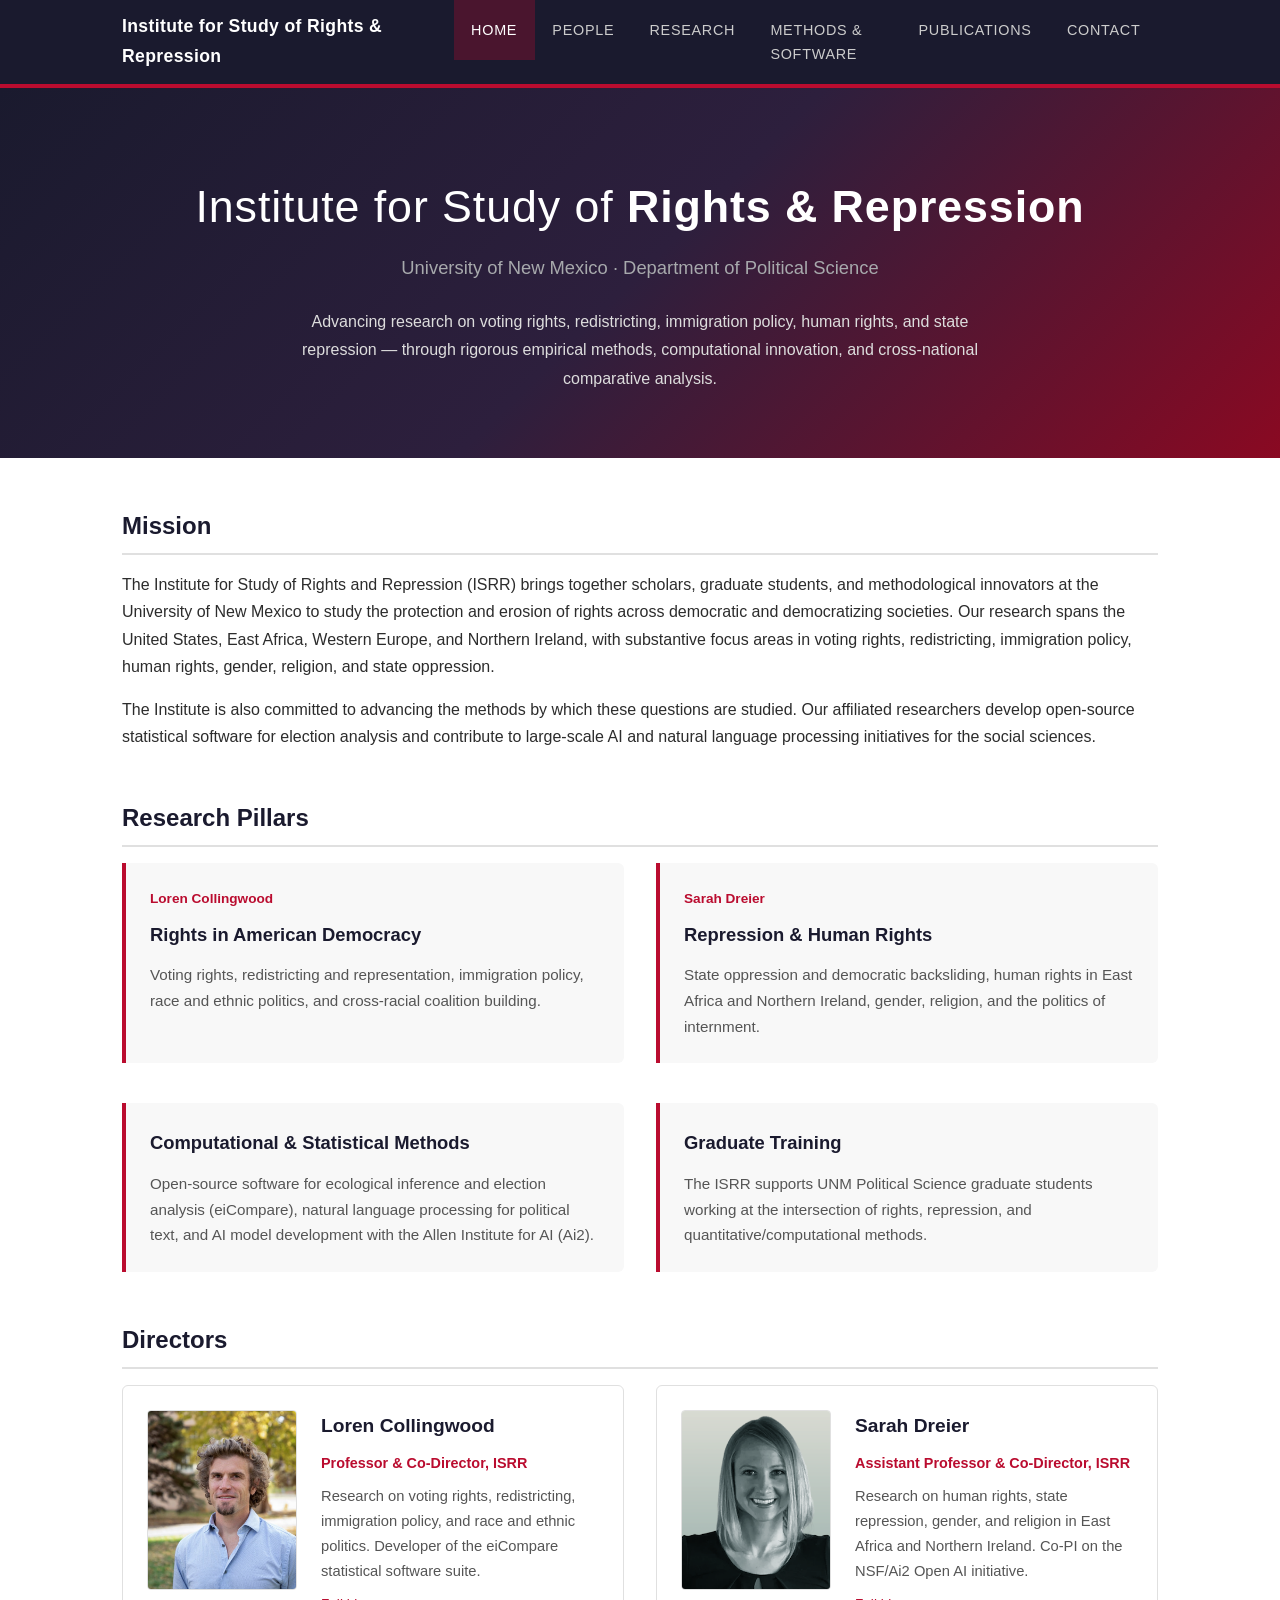
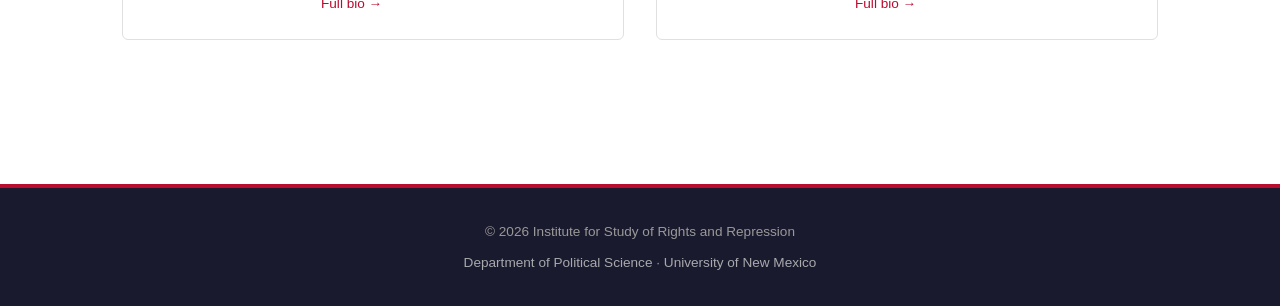
<file: index.html>
<!DOCTYPE html>
<html lang="en">
<head>
  <meta charset="UTF-8">
  <meta name="viewport" content="width=device-width, initial-scale=1.0">
  <title>ISRR | Institute for Study of Rights and Repression</title>
  <link rel="stylesheet" href="css/style.css">
</head>
<body>

<header>
  <div class="header-inner">
    <div class="site-brand">
      <a href="index.html">
        <span class="full-name">Institute for Study of Rights &amp; Repression</span>
        <span class="abbrev">ISRR</span>
      </a>
    </div>
    <button class="menu-toggle" aria-label="Toggle menu" onclick="document.querySelector('nav ul').classList.toggle('open')">&#9776;</button>
    <nav>
      <ul>
        <li><a href="index.html" class="active">Home</a></li>
        <li><a href="people.html">People</a></li>
        <li><a href="research.html">Research</a></li>
        <li><a href="methods.html">Methods &amp; Software</a></li>
        <li><a href="publications.html">Publications</a></li>
        <li><a href="contact.html">Contact</a></li>
      </ul>
    </nav>
  </div>
</header>

<div class="hero">
  <h1>Institute for Study of <strong>Rights &amp; Repression</strong></h1>
  <p class="subtitle">University of New Mexico &middot; Department of Political Science</p>
  <p class="tagline">
    Advancing research on voting rights, redistricting, immigration policy, human rights, and state repression &mdash;
    through rigorous empirical methods, computational innovation, and cross-national comparative analysis.
  </p>
</div>

<div class="page-content">

  <section>
    <h2>Mission</h2>
    <p>
      The Institute for Study of Rights and Repression (ISRR) brings together scholars, graduate students, and
      methodological innovators at the University of New Mexico to study the protection and erosion of rights
      across democratic and democratizing societies. Our research spans the United States, East Africa, Western Europe,
      and Northern Ireland, with substantive focus areas in voting rights, redistricting, immigration policy,
      human rights, gender, religion, and state oppression.
    </p>
    <p style="margin-top: 1rem;">
      The Institute is also committed to advancing the methods by which these questions are studied. Our
      affiliated researchers develop open-source statistical software for election analysis and contribute
      to large-scale AI and natural language processing initiatives for the social sciences.
    </p>
  </section>

  <section>
    <h2>Research Pillars</h2>
    <div class="research-pillars">
      <div class="pillar">
        <div class="lead">Loren Collingwood</div>
        <h3>Rights in American Democracy</h3>
        <p>Voting rights, redistricting and representation, immigration policy, race and ethnic politics, and cross-racial coalition building.</p>
      </div>
      <div class="pillar">
        <div class="lead">Sarah Dreier</div>
        <h3>Repression &amp; Human Rights</h3>
        <p>State oppression and democratic backsliding, human rights in East Africa and Northern Ireland, gender, religion, and the politics of internment.</p>
      </div>
    </div>
    <div class="research-pillars">
      <div class="pillar">
        <h3>Computational &amp; Statistical Methods</h3>
        <p>Open-source software for ecological inference and election analysis (eiCompare), natural language processing for political text, and AI model development with the Allen Institute for AI (Ai2).</p>
      </div>
      <div class="pillar">
        <h3>Graduate Training</h3>
        <p>The ISRR supports UNM Political Science graduate students working at the intersection of rights, repression, and quantitative/computational methods.</p>
      </div>
    </div>
  </section>

  <section>
    <h2>Directors</h2>
    <div class="people-grid">
      <div class="person-card">
        <img src="images/collingwood.jpg" alt="Loren Collingwood" class="person-photo">
        <div class="person-info">
          <h3>Loren Collingwood</h3>
          <div class="title">Professor &amp; Co-Director, ISRR</div>
          <p>Research on voting rights, redistricting, immigration policy, and race and ethnic politics. Developer of the eiCompare statistical software suite.</p>
          <div class="contact"><a href="people.html">Full bio &rarr;</a></div>
        </div>
      </div>
      <div class="person-card">
        <img src="images/dreier.png" alt="Sarah Dreier" class="person-photo">
        <div class="person-info">
          <h3>Sarah Dreier</h3>
          <div class="title">Assistant Professor &amp; Co-Director, ISRR</div>
          <p>Research on human rights, state repression, gender, and religion in East Africa and Northern Ireland. Co-PI on the NSF/Ai2 Open AI initiative.</p>
          <div class="contact"><a href="people.html">Full bio &rarr;</a></div>
        </div>
      </div>
    </div>
  </section>

</div>

<footer>
  <div class="footer-inner">
    <p>&copy; 2026 Institute for Study of Rights and Repression</p>
    <p class="unm-link">
      <a href="https://polisci.unm.edu">Department of Political Science</a> &middot;
      <a href="https://www.unm.edu">University of New Mexico</a>
    </p>
  </div>
</footer>

</body>
</html>
</file>
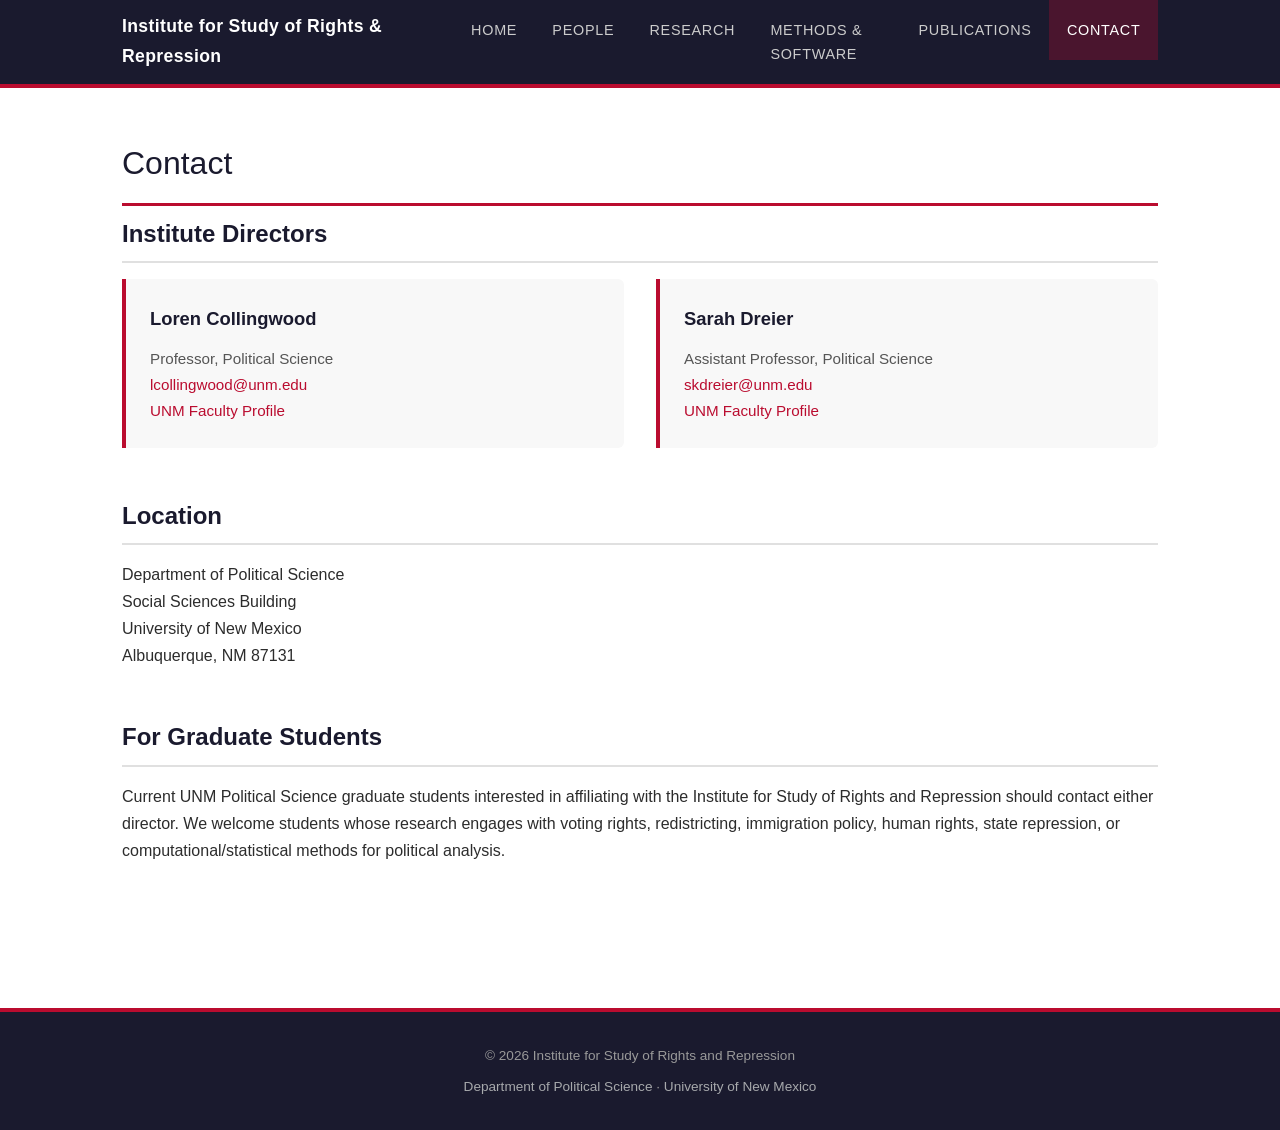
<file: contact.html>
<!DOCTYPE html>
<html lang="en">
<head>
  <meta charset="UTF-8">
  <meta name="viewport" content="width=device-width, initial-scale=1.0">
  <title>Contact | ISRR</title>
  <link rel="stylesheet" href="css/style.css">
</head>
<body>

<header>
  <div class="header-inner">
    <div class="site-brand">
      <a href="index.html">
        <span class="full-name">Institute for Study of Rights &amp; Repression</span>
        <span class="abbrev">ISRR</span>
      </a>
    </div>
    <button class="menu-toggle" aria-label="Toggle menu" onclick="document.querySelector('nav ul').classList.toggle('open')">&#9776;</button>
    <nav>
      <ul>
        <li><a href="index.html">Home</a></li>
        <li><a href="people.html">People</a></li>
        <li><a href="research.html">Research</a></li>
        <li><a href="methods.html">Methods &amp; Software</a></li>
        <li><a href="publications.html">Publications</a></li>
        <li><a href="contact.html" class="active">Contact</a></li>
      </ul>
    </nav>
  </div>
</header>

<div class="page-content">

  <h1 class="page-title">Contact</h1>

  <section>
    <h2>Institute Directors</h2>
    <div class="research-pillars">
      <div class="pillar">
        <h3>Loren Collingwood</h3>
        <p>
          Professor, Political Science<br>
          <a href="mailto:lcollingwood@unm.edu">lcollingwood@unm.edu</a><br>
          <a href="https://polisci.unm.edu/people/faculty/profile/loren-collingwood.html">UNM Faculty Profile</a>
        </p>
      </div>
      <div class="pillar">
        <h3>Sarah Dreier</h3>
        <p>
          Assistant Professor, Political Science<br>
          <a href="mailto:skdreier@unm.edu">skdreier@unm.edu</a><br>
          <a href="https://polisci.unm.edu/people/faculty/profile/dreier-sarah.html">UNM Faculty Profile</a>
        </p>
      </div>
    </div>
  </section>

  <section>
    <h2>Location</h2>
    <p>
      Department of Political Science<br>
      Social Sciences Building<br>
      University of New Mexico<br>
      Albuquerque, NM 87131
    </p>
  </section>

  <section>
    <h2>For Graduate Students</h2>
    <p>
      Current UNM Political Science graduate students interested in affiliating with the Institute
      for Study of Rights and Repression should contact either director. We welcome students whose
      research engages with voting rights, redistricting, immigration policy, human rights,
      state repression, or computational/statistical methods for political analysis.
    </p>
  </section>

</div>

<footer>
  <div class="footer-inner">
    <p>&copy; 2026 Institute for Study of Rights and Repression</p>
    <p class="unm-link">
      <a href="https://polisci.unm.edu">Department of Political Science</a> &middot;
      <a href="https://www.unm.edu">University of New Mexico</a>
    </p>
  </div>
</footer>

</body>
</html>
</file>
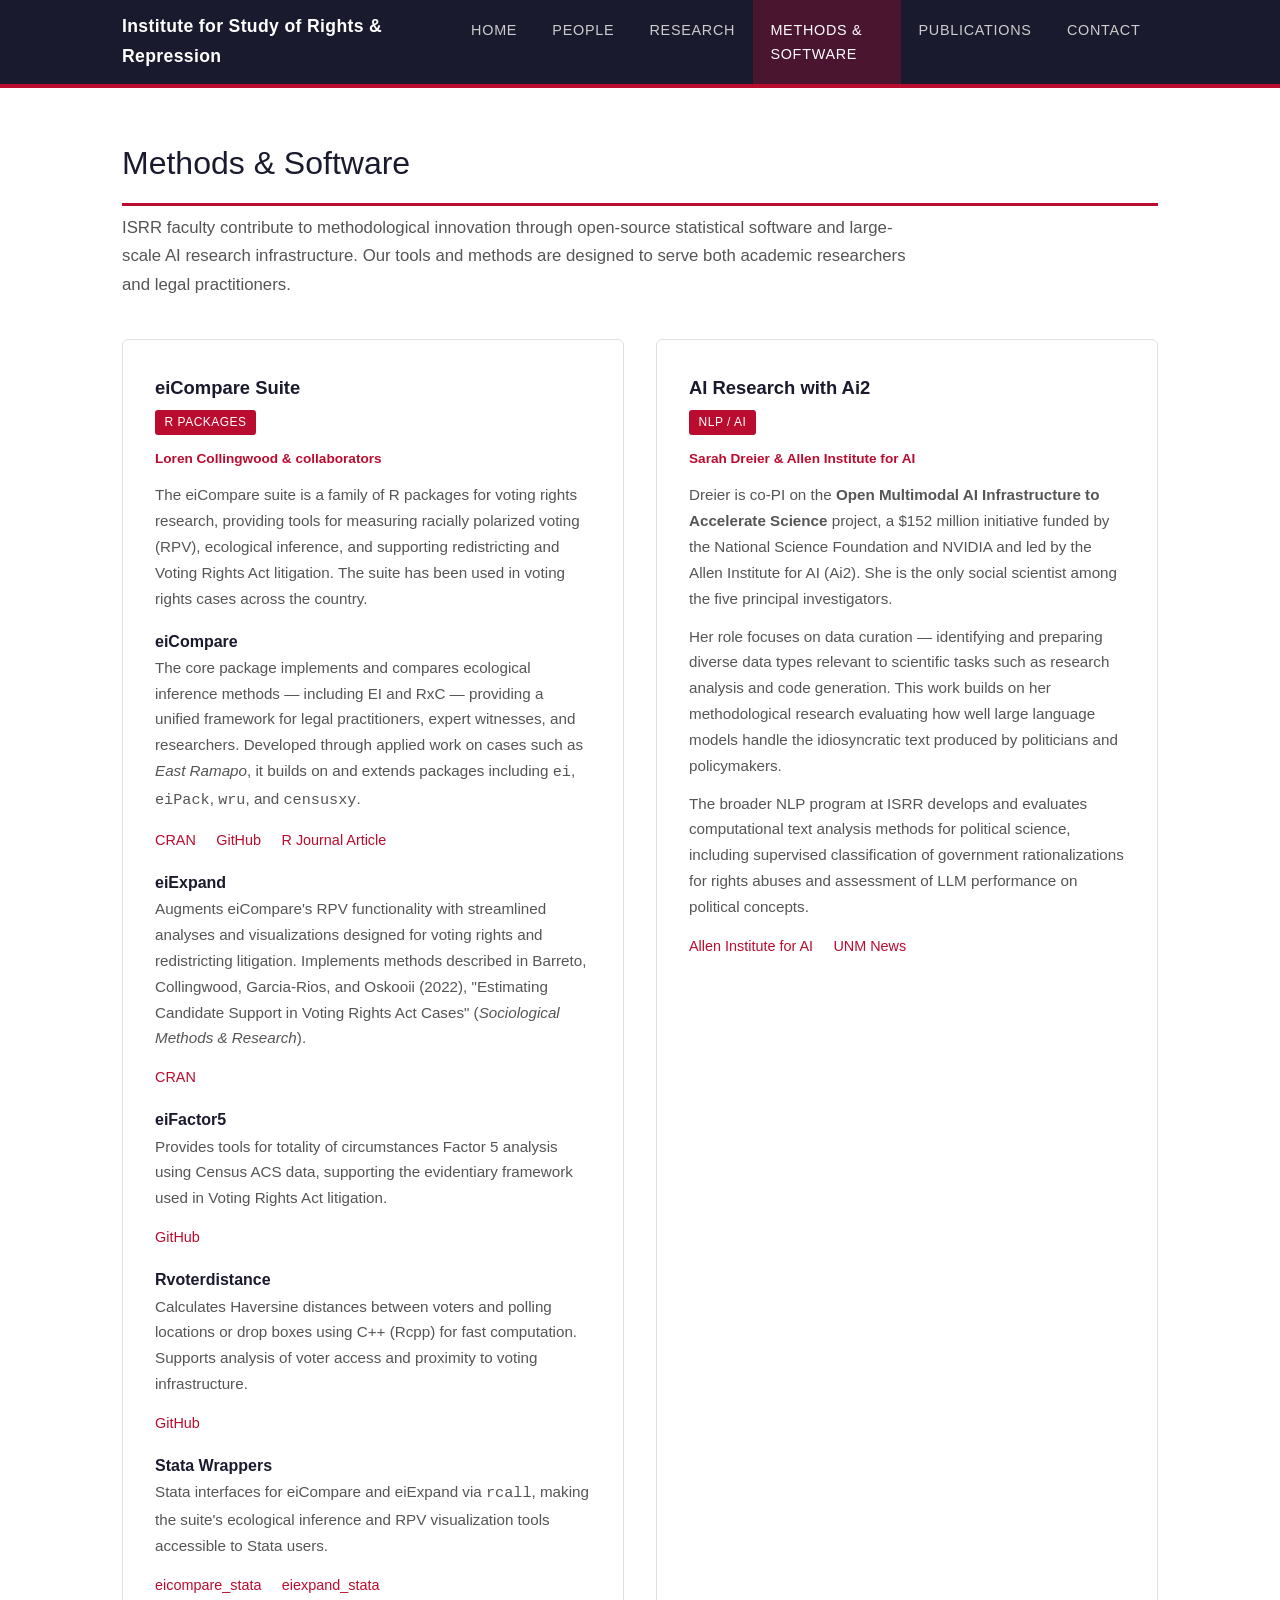
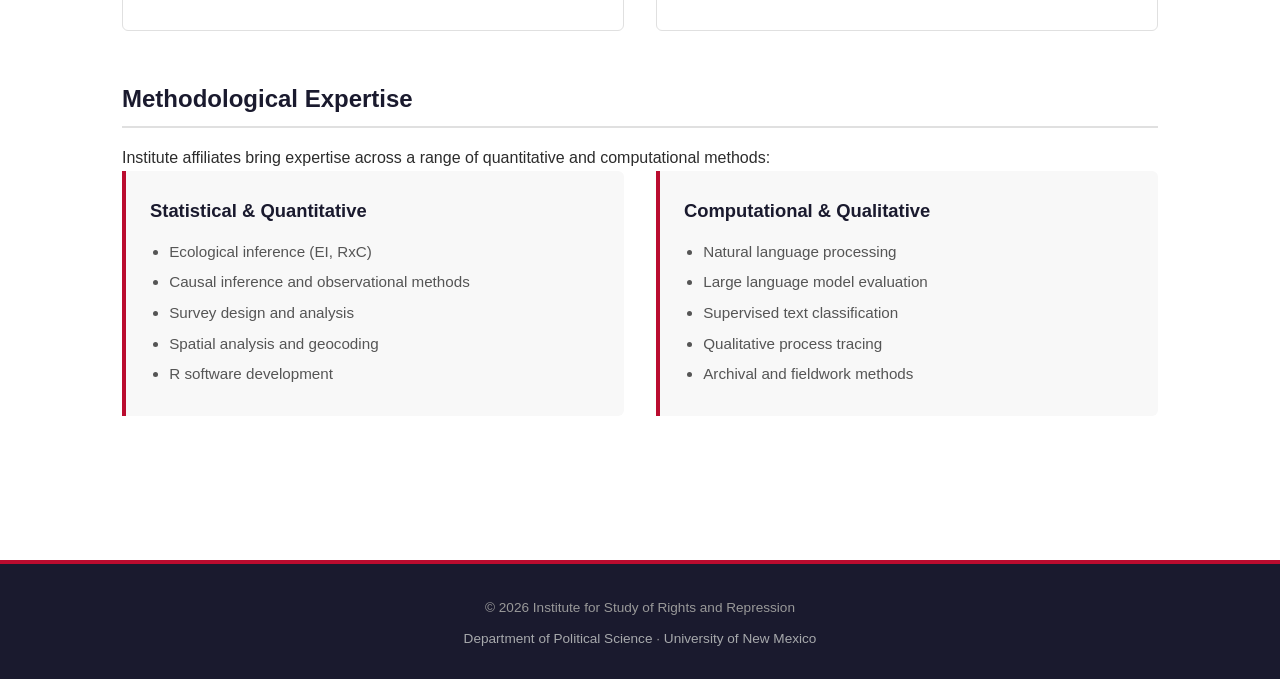
<file: methods.html>
<!DOCTYPE html>
<html lang="en">
<head>
  <meta charset="UTF-8">
  <meta name="viewport" content="width=device-width, initial-scale=1.0">
  <title>Methods &amp; Software | ISRR</title>
  <link rel="stylesheet" href="css/style.css">
</head>
<body>

<header>
  <div class="header-inner">
    <div class="site-brand">
      <a href="index.html">
        <span class="full-name">Institute for Study of Rights &amp; Repression</span>
        <span class="abbrev">ISRR</span>
      </a>
    </div>
    <button class="menu-toggle" aria-label="Toggle menu" onclick="document.querySelector('nav ul').classList.toggle('open')">&#9776;</button>
    <nav>
      <ul>
        <li><a href="index.html">Home</a></li>
        <li><a href="people.html">People</a></li>
        <li><a href="research.html">Research</a></li>
        <li><a href="methods.html" class="active">Methods &amp; Software</a></li>
        <li><a href="publications.html">Publications</a></li>
        <li><a href="contact.html">Contact</a></li>
      </ul>
    </nav>
  </div>
</header>

<div class="page-content">

  <h1 class="page-title">Methods &amp; Software</h1>
  <p class="page-intro">
    ISRR faculty contribute to methodological innovation through open-source statistical software
    and large-scale AI research infrastructure. Our tools and methods are designed to serve both
    academic researchers and legal practitioners.
  </p>

  <section>
    <div class="methods-grid">

      <div class="method-card">
        <h3>eiCompare Suite</h3>
        <span class="tech-label">R Packages</span>
        <p class="lead" style="color: var(--unm-cherry); font-weight: 600; font-size: 0.85rem;">Loren Collingwood &amp; collaborators</p>
        <p>
          The eiCompare suite is a family of R packages for voting rights research, providing
          tools for measuring racially polarized voting (RPV), ecological inference, and
          supporting redistricting and Voting Rights Act litigation. The suite has been used
          in voting rights cases across the country.
        </p>

        <h4 style="margin-top: 1rem; color: var(--unm-dark);">eiCompare</h4>
        <p>
          The core package implements and compares ecological inference methods &mdash; including
          EI and RxC &mdash; providing a unified framework for legal practitioners, expert witnesses,
          and researchers. Developed through applied work on cases such as <em>East Ramapo</em>,
          it builds on and extends packages including <code>ei</code>, <code>eiPack</code>,
          <code>wru</code>, and <code>censusxy</code>.
        </p>
        <div class="links">
          <a href="https://cran.r-project.org/package=eiCompare">CRAN</a>
          <a href="https://github.com/RPVote/eiCompare">GitHub</a>
          <a href="https://journal.r-project.org/archive/2016/RJ-2016-035/index.html">R Journal Article</a>
        </div>

        <h4 style="margin-top: 1rem; color: var(--unm-dark);">eiExpand</h4>
        <p>
          Augments eiCompare's RPV functionality with streamlined analyses and visualizations
          designed for voting rights and redistricting litigation. Implements methods described
          in Barreto, Collingwood, Garcia-Rios, and Oskooii (2022), "Estimating Candidate Support
          in Voting Rights Act Cases" (<em>Sociological Methods &amp; Research</em>).
        </p>
        <div class="links">
          <a href="https://cran.r-project.org/package=eiExpand">CRAN</a>
        </div>

        <h4 style="margin-top: 1rem; color: var(--unm-dark);">eiFactor5</h4>
        <p>
          Provides tools for totality of circumstances Factor 5 analysis using Census ACS data,
          supporting the evidentiary framework used in Voting Rights Act litigation.
        </p>
        <div class="links">
          <a href="https://github.com/RPVote/eiFactor5">GitHub</a>
        </div>

        <h4 style="margin-top: 1rem; color: var(--unm-dark);">Rvoterdistance</h4>
        <p>
          Calculates Haversine distances between voters and polling locations or drop boxes
          using C++ (Rcpp) for fast computation. Supports analysis of voter access and
          proximity to voting infrastructure.
        </p>
        <div class="links">
          <a href="https://github.com/RPVote/Rvoterdistance">GitHub</a>
        </div>

        <h4 style="margin-top: 1rem; color: var(--unm-dark);">Stata Wrappers</h4>
        <p>
          Stata interfaces for eiCompare and eiExpand via <code>rcall</code>, making the
          suite's ecological inference and RPV visualization tools accessible to Stata users.
        </p>
        <div class="links">
          <a href="https://github.com/RPVote/eicompare_stata">eicompare_stata</a>
          <a href="https://github.com/RPVote/eiexpand_stata">eiexpand_stata</a>
        </div>
      </div>

      <div class="method-card">
        <h3>AI Research with Ai2</h3>
        <span class="tech-label">NLP / AI</span>
        <p class="lead" style="color: var(--unm-cherry); font-weight: 600; font-size: 0.85rem;">Sarah Dreier &amp; Allen Institute for AI</p>
        <p>
          Dreier is co-PI on the <strong>Open Multimodal AI Infrastructure to Accelerate Science</strong>
          project, a $152 million initiative funded by the National Science Foundation and NVIDIA and led
          by the Allen Institute for AI (Ai2). She is the only social scientist among the five
          principal investigators.
        </p>
        <p>
          Her role focuses on data curation &mdash; identifying and preparing diverse data types relevant
          to scientific tasks such as research analysis and code generation. This work builds on her
          methodological research evaluating how well large language models handle the idiosyncratic
          text produced by politicians and policymakers.
        </p>
        <p>
          The broader NLP program at ISRR develops and evaluates computational text analysis methods
          for political science, including supervised classification of government rationalizations
          for rights abuses and assessment of LLM performance on political concepts.
        </p>
        <div class="links">
          <a href="https://allenai.org/">Allen Institute for AI</a>
          <a href="https://news.unm.edu/news/political-science-professor-joins-grant-funded-project-to-advance-ai-research">UNM News</a>
        </div>
      </div>

    </div>
  </section>

  <section>
    <h2>Methodological Expertise</h2>
    <p>Institute affiliates bring expertise across a range of quantitative and computational methods:</p>
    <div class="research-pillars">
      <div class="pillar">
        <h3>Statistical &amp; Quantitative</h3>
        <ul>
          <li>Ecological inference (EI, RxC)</li>
          <li>Causal inference and observational methods</li>
          <li>Survey design and analysis</li>
          <li>Spatial analysis and geocoding</li>
          <li>R software development</li>
        </ul>
      </div>
      <div class="pillar">
        <h3>Computational &amp; Qualitative</h3>
        <ul>
          <li>Natural language processing</li>
          <li>Large language model evaluation</li>
          <li>Supervised text classification</li>
          <li>Qualitative process tracing</li>
          <li>Archival and fieldwork methods</li>
        </ul>
      </div>
    </div>
  </section>

</div>

<footer>
  <div class="footer-inner">
    <p>&copy; 2026 Institute for Study of Rights and Repression</p>
    <p class="unm-link">
      <a href="https://polisci.unm.edu">Department of Political Science</a> &middot;
      <a href="https://www.unm.edu">University of New Mexico</a>
    </p>
  </div>
</footer>

</body>
</html>
</file>
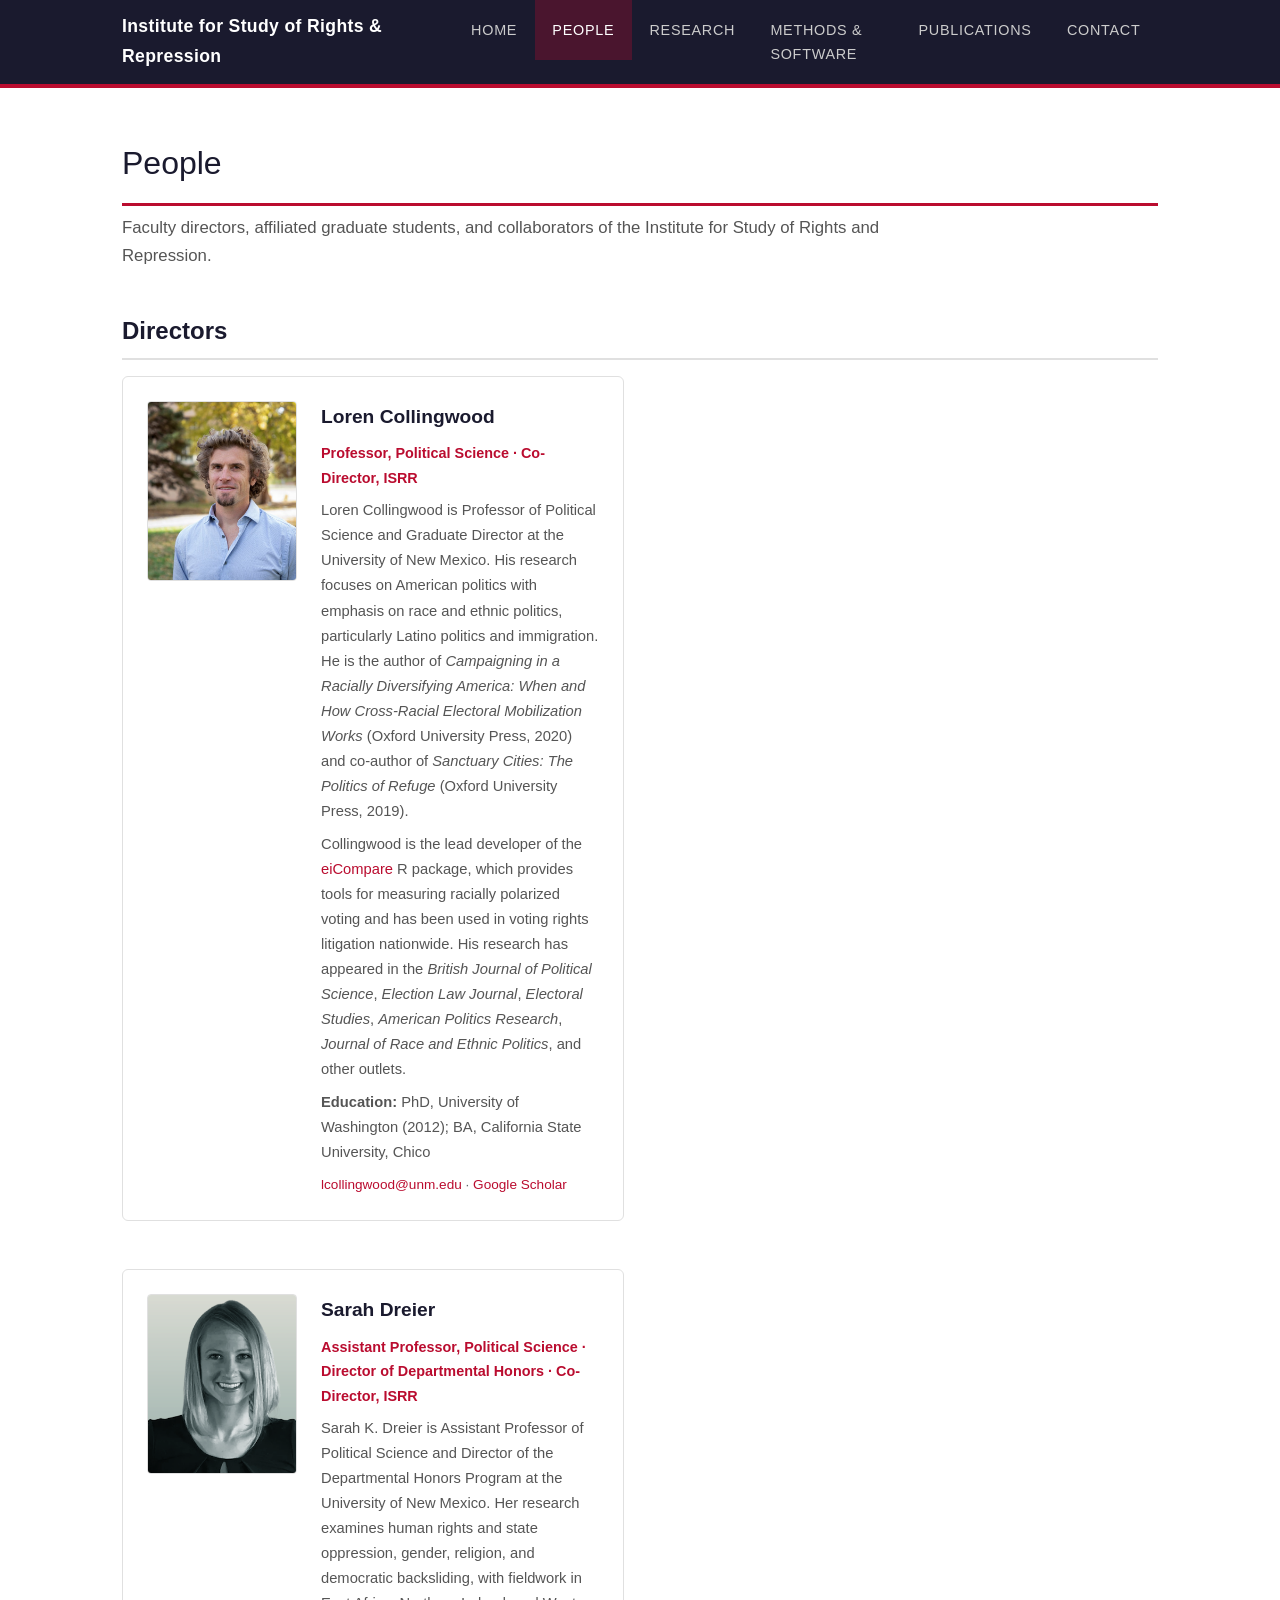
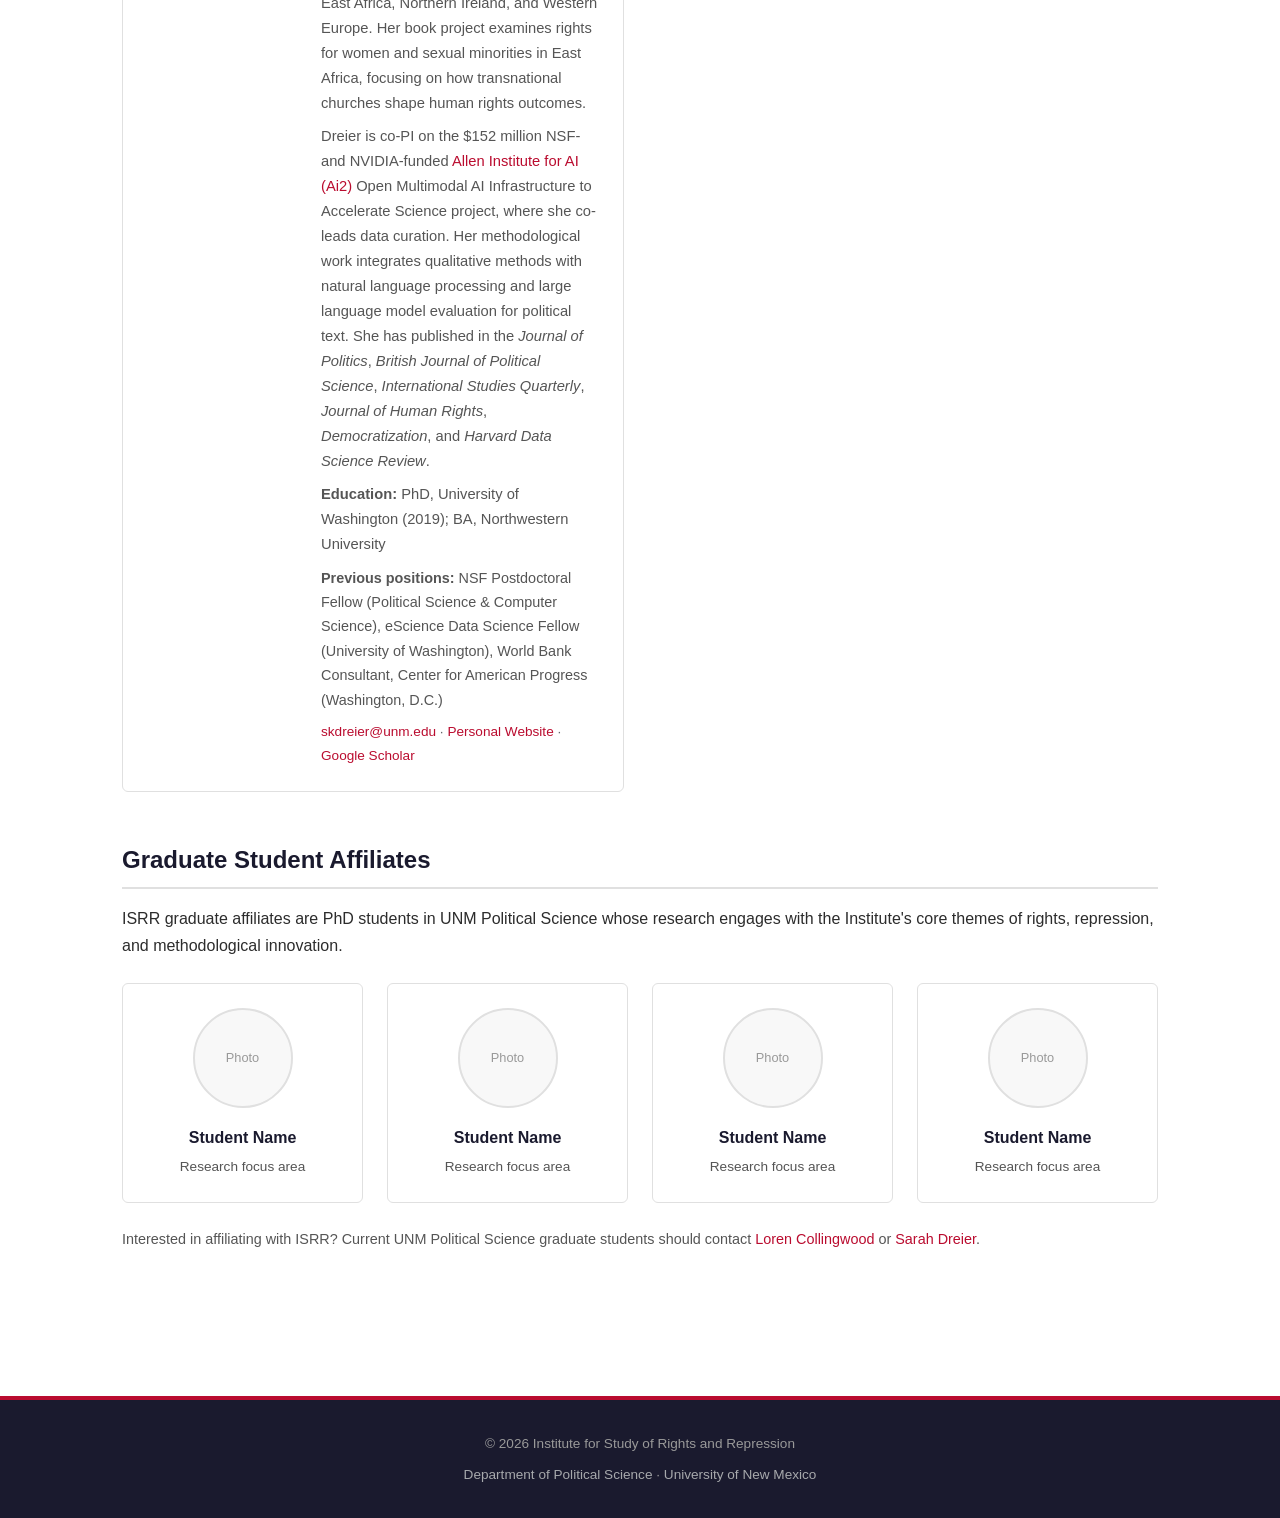
<file: people.html>
<!DOCTYPE html>
<html lang="en">
<head>
  <meta charset="UTF-8">
  <meta name="viewport" content="width=device-width, initial-scale=1.0">
  <title>People | ISRR</title>
  <link rel="stylesheet" href="css/style.css">
</head>
<body>

<header>
  <div class="header-inner">
    <div class="site-brand">
      <a href="index.html">
        <span class="full-name">Institute for Study of Rights &amp; Repression</span>
        <span class="abbrev">ISRR</span>
      </a>
    </div>
    <button class="menu-toggle" aria-label="Toggle menu" onclick="document.querySelector('nav ul').classList.toggle('open')">&#9776;</button>
    <nav>
      <ul>
        <li><a href="index.html">Home</a></li>
        <li><a href="people.html" class="active">People</a></li>
        <li><a href="research.html">Research</a></li>
        <li><a href="methods.html">Methods &amp; Software</a></li>
        <li><a href="publications.html">Publications</a></li>
        <li><a href="contact.html">Contact</a></li>
      </ul>
    </nav>
  </div>
</header>

<div class="page-content">

  <h1 class="page-title">People</h1>
  <p class="page-intro">Faculty directors, affiliated graduate students, and collaborators of the Institute for Study of Rights and Repression.</p>

  <section>
    <h2>Directors</h2>

    <div class="people-grid">
      <div class="person-card">
        <img src="images/collingwood.jpg" alt="Loren Collingwood" class="person-photo">
        <div class="person-info">
          <h3>Loren Collingwood</h3>
          <div class="title">Professor, Political Science &middot; Co-Director, ISRR</div>
          <p>
            Loren Collingwood is Professor of Political Science and Graduate Director
            at the University of New Mexico. His research focuses on American politics with emphasis on race and
            ethnic politics, particularly Latino politics and immigration. He is the author of
            <em>Campaigning in a Racially Diversifying America: When and How Cross-Racial Electoral Mobilization Works</em>
            (Oxford University Press, 2020) and co-author of <em>Sanctuary Cities: The Politics of Refuge</em>
            (Oxford University Press, 2019).
          </p>
          <p>
            Collingwood is the lead developer of the <a href="methods.html">eiCompare</a> R package, which
            provides tools for measuring racially polarized voting and has been used in voting rights
            litigation nationwide. His research has appeared in the <em>British Journal of Political Science</em>,
            <em>Election Law Journal</em>, <em>Electoral Studies</em>, <em>American Politics Research</em>,
            <em>Journal of Race and Ethnic Politics</em>, and other outlets.
          </p>
          <p><strong>Education:</strong> PhD, University of Washington (2012); BA, California State University, Chico</p>
          <div class="contact">
            <a href="mailto:lcollingwood@unm.edu">lcollingwood@unm.edu</a> &middot;
            <a href="https://scholar.google.com/citations?user=k28YafcAAAAJ&hl=en">Google Scholar</a>
          </div>
        </div>
      </div>
    </div>

    <div class="people-grid" style="margin-top: 1rem;">
      <div class="person-card">
        <img src="images/dreier.png" alt="Sarah Dreier" class="person-photo">
        <div class="person-info">
          <h3>Sarah Dreier</h3>
          <div class="title">Assistant Professor, Political Science &middot; Director of Departmental Honors &middot; Co-Director, ISRR</div>
          <p>
            Sarah K. Dreier is Assistant Professor of Political Science and Director of the Departmental
            Honors Program at the University of New Mexico.
            Her research examines human rights and state oppression, gender, religion, and democratic
            backsliding, with fieldwork in East Africa, Northern Ireland, and Western Europe. Her book
            project examines rights for women and sexual minorities in East Africa, focusing on how
            transnational churches shape human rights outcomes.
          </p>
          <p>
            Dreier is co-PI on the $152 million NSF- and NVIDIA-funded
            <a href="https://allenai.org/">Allen Institute for AI (Ai2)</a> Open Multimodal AI
            Infrastructure to Accelerate Science project, where she co-leads data curation.
            Her methodological work integrates qualitative methods with natural language processing
            and large language model evaluation for political text. She has published in the
            <em>Journal of Politics</em>, <em>British Journal of Political Science</em>,
            <em>International Studies Quarterly</em>, <em>Journal of Human Rights</em>,
            <em>Democratization</em>, and <em>Harvard Data Science Review</em>.
          </p>
          <p><strong>Education:</strong> PhD, University of Washington (2019); BA, Northwestern University</p>
          <p style="font-size: 0.9rem; color: var(--text-secondary);">
            <strong>Previous positions:</strong> NSF Postdoctoral Fellow (Political Science &amp;
            Computer Science), eScience Data Science Fellow (University of Washington), World Bank
            Consultant, Center for American Progress (Washington, D.C.)
          </p>
          <div class="contact">
            <a href="mailto:skdreier@unm.edu">skdreier@unm.edu</a> &middot;
            <a href="https://skdreier.weebly.com/">Personal Website</a> &middot;
            <a href="https://scholar.google.com/citations?hl=en&user=ZA3EQwUAAAAJ">Google Scholar</a>
          </div>
        </div>
      </div>
    </div>
  </section>

  <section>
    <h2>Graduate Student Affiliates</h2>
    <p>ISRR graduate affiliates are PhD students in UNM Political Science whose research engages with the Institute's core themes of rights, repression, and methodological innovation.</p>

    <div class="student-grid">
      <!-- Placeholder cards - replace with actual students -->
      <div class="student-card">
        <div class="student-photo" style="display:flex;align-items:center;justify-content:center;color:#999;font-size:0.8rem;">Photo</div>
        <h4>Student Name</h4>
        <p class="focus">Research focus area</p>
      </div>
      <div class="student-card">
        <div class="student-photo" style="display:flex;align-items:center;justify-content:center;color:#999;font-size:0.8rem;">Photo</div>
        <h4>Student Name</h4>
        <p class="focus">Research focus area</p>
      </div>
      <div class="student-card">
        <div class="student-photo" style="display:flex;align-items:center;justify-content:center;color:#999;font-size:0.8rem;">Photo</div>
        <h4>Student Name</h4>
        <p class="focus">Research focus area</p>
      </div>
      <div class="student-card">
        <div class="student-photo" style="display:flex;align-items:center;justify-content:center;color:#999;font-size:0.8rem;">Photo</div>
        <h4>Student Name</h4>
        <p class="focus">Research focus area</p>
      </div>
    </div>
    <p style="margin-top: 1.5rem; font-size: 0.9rem; color: var(--text-secondary);">
      Interested in affiliating with ISRR? Current UNM Political Science graduate students should contact
      <a href="mailto:lcollingwood@unm.edu">Loren Collingwood</a> or
      <a href="mailto:skdreier@unm.edu">Sarah Dreier</a>.
    </p>
  </section>

</div>

<footer>
  <div class="footer-inner">
    <p>&copy; 2026 Institute for Study of Rights and Repression</p>
    <p class="unm-link">
      <a href="https://polisci.unm.edu">Department of Political Science</a> &middot;
      <a href="https://www.unm.edu">University of New Mexico</a>
    </p>
  </div>
</footer>

</body>
</html>
</file>
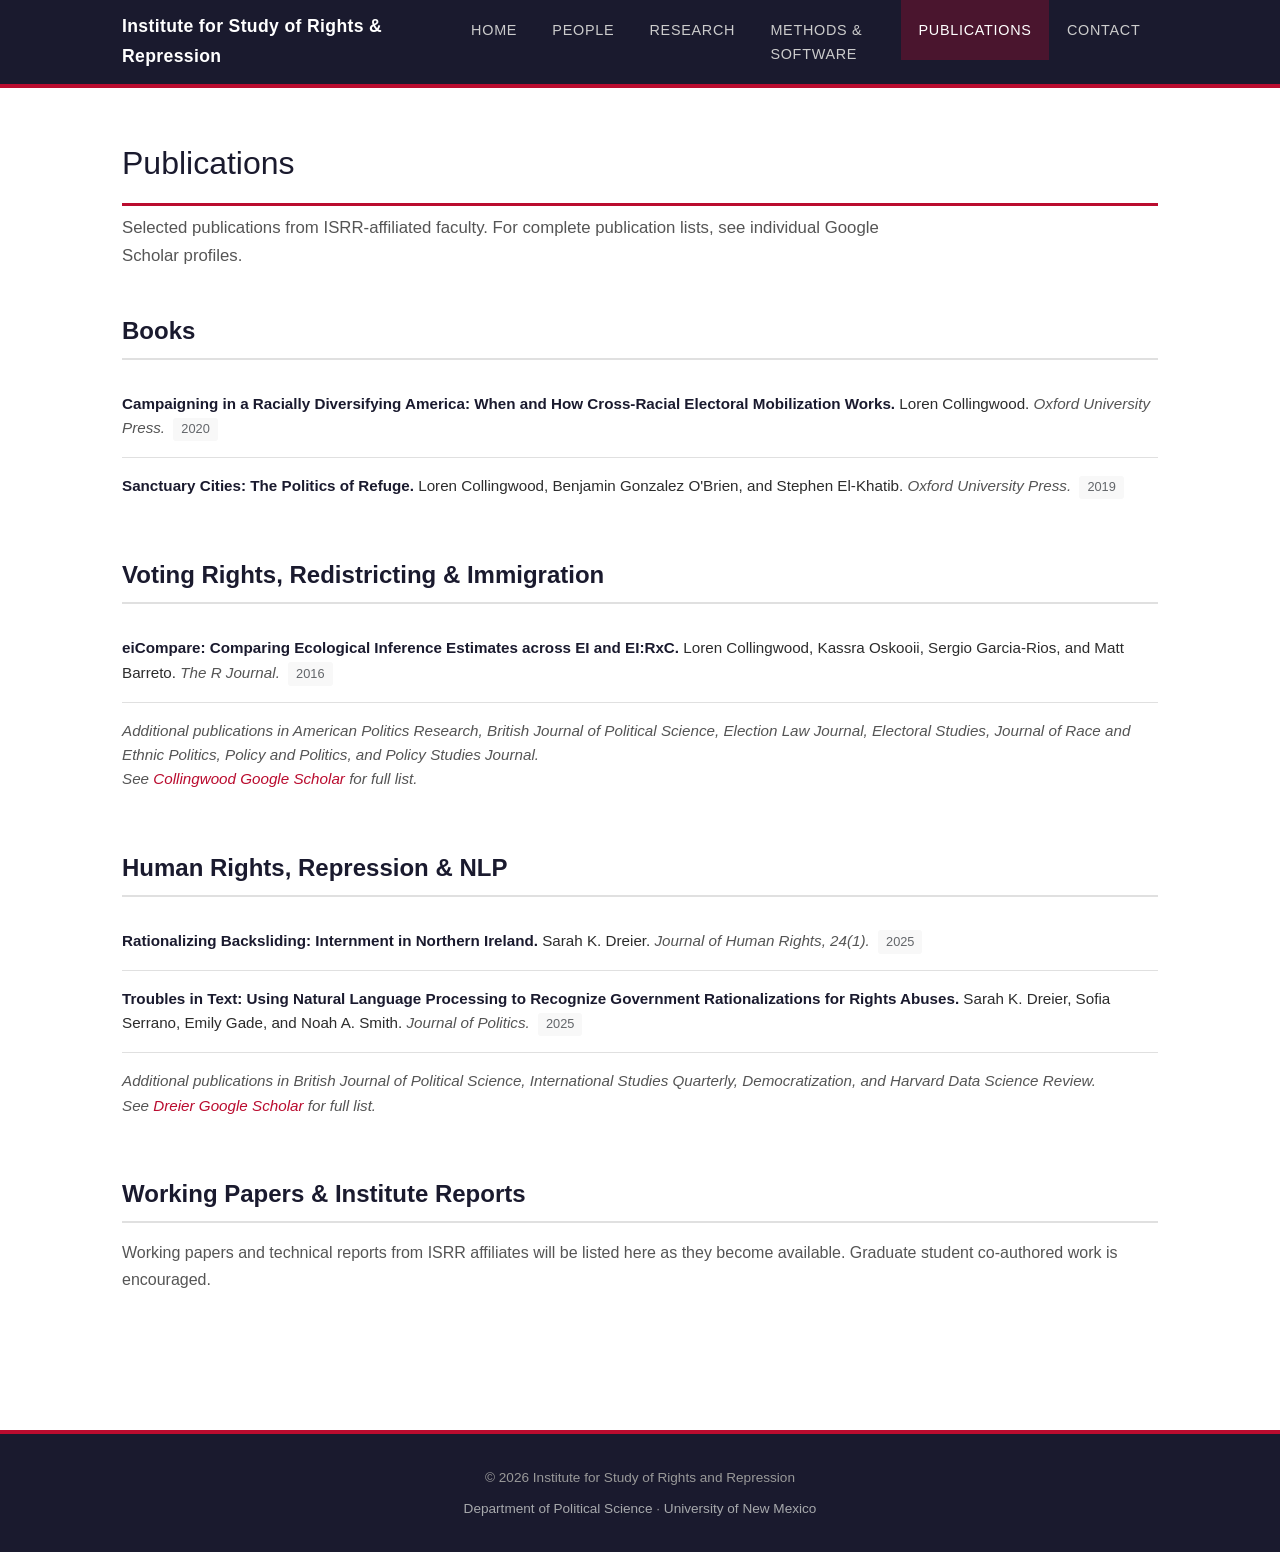
<file: publications.html>
<!DOCTYPE html>
<html lang="en">
<head>
  <meta charset="UTF-8">
  <meta name="viewport" content="width=device-width, initial-scale=1.0">
  <title>Publications | ISRR</title>
  <link rel="stylesheet" href="css/style.css">
</head>
<body>

<header>
  <div class="header-inner">
    <div class="site-brand">
      <a href="index.html">
        <span class="full-name">Institute for Study of Rights &amp; Repression</span>
        <span class="abbrev">ISRR</span>
      </a>
    </div>
    <button class="menu-toggle" aria-label="Toggle menu" onclick="document.querySelector('nav ul').classList.toggle('open')">&#9776;</button>
    <nav>
      <ul>
        <li><a href="index.html">Home</a></li>
        <li><a href="people.html">People</a></li>
        <li><a href="research.html">Research</a></li>
        <li><a href="methods.html">Methods &amp; Software</a></li>
        <li><a href="publications.html" class="active">Publications</a></li>
        <li><a href="contact.html">Contact</a></li>
      </ul>
    </nav>
  </div>
</header>

<div class="page-content">

  <h1 class="page-title">Publications</h1>
  <p class="page-intro">Selected publications from ISRR-affiliated faculty. For complete publication lists, see individual Google Scholar profiles.</p>

  <section class="pub-section">
    <h2>Books</h2>
    <ul class="pub-list">
      <li>
        <span class="pub-title">Campaigning in a Racially Diversifying America: When and How Cross-Racial Electoral Mobilization Works.</span>
        Loren Collingwood.
        <span class="pub-venue">Oxford University Press.</span>
        <span class="pub-year">2020</span>
      </li>
      <li>
        <span class="pub-title">Sanctuary Cities: The Politics of Refuge.</span>
        Loren Collingwood, Benjamin Gonzalez O'Brien, and Stephen El-Khatib.
        <span class="pub-venue">Oxford University Press.</span>
        <span class="pub-year">2019</span>
      </li>
    </ul>
  </section>

  <section class="pub-section">
    <h2>Voting Rights, Redistricting &amp; Immigration</h2>
    <ul class="pub-list">
      <li>
        <span class="pub-title">eiCompare: Comparing Ecological Inference Estimates across EI and EI:RxC.</span>
        Loren Collingwood, Kassra Oskooii, Sergio Garcia-Rios, and Matt Barreto.
        <span class="pub-venue">The R Journal.</span>
        <span class="pub-year">2016</span>
      </li>
      <!-- Add additional publications as they become available -->
      <li style="color: var(--text-secondary); font-style: italic; border-bottom: none;">
        Additional publications in <em>American Politics Research</em>, <em>British Journal of Political Science</em>,
        <em>Election Law Journal</em>, <em>Electoral Studies</em>, <em>Journal of Race and Ethnic Politics</em>,
        <em>Policy and Politics</em>, and <em>Policy Studies Journal</em>.
        <br>See <a href="https://scholar.google.com/citations?user=k28YafcAAAAJ&hl=en">Collingwood Google Scholar</a> for full list.
      </li>
    </ul>
  </section>

  <section class="pub-section">
    <h2>Human Rights, Repression &amp; NLP</h2>
    <ul class="pub-list">
      <li>
        <span class="pub-title">Rationalizing Backsliding: Internment in Northern Ireland.</span>
        Sarah K. Dreier.
        <span class="pub-venue">Journal of Human Rights, 24(1).</span>
        <span class="pub-year">2025</span>
      </li>
      <li>
        <span class="pub-title">Troubles in Text: Using Natural Language Processing to Recognize Government Rationalizations for Rights Abuses.</span>
        Sarah K. Dreier, Sofia Serrano, Emily Gade, and Noah A. Smith.
        <span class="pub-venue">Journal of Politics.</span>
        <span class="pub-year">2025</span>
      </li>
      <!-- Add additional publications as they become available -->
      <li style="color: var(--text-secondary); font-style: italic; border-bottom: none;">
        Additional publications in <em>British Journal of Political Science</em>,
        <em>International Studies Quarterly</em>, <em>Democratization</em>, and
        <em>Harvard Data Science Review</em>.
        <br>See <a href="https://scholar.google.com/citations?hl=en&user=ZA3EQwUAAAAJ">Dreier Google Scholar</a> for full list.
      </li>
    </ul>
  </section>

  <section class="pub-section">
    <h2>Working Papers &amp; Institute Reports</h2>
    <p style="color: var(--text-secondary);">
      Working papers and technical reports from ISRR affiliates will be listed here as they become available.
      Graduate student co-authored work is encouraged.
    </p>
  </section>

</div>

<footer>
  <div class="footer-inner">
    <p>&copy; 2026 Institute for Study of Rights and Repression</p>
    <p class="unm-link">
      <a href="https://polisci.unm.edu">Department of Political Science</a> &middot;
      <a href="https://www.unm.edu">University of New Mexico</a>
    </p>
  </div>
</footer>

</body>
</html>
</file>
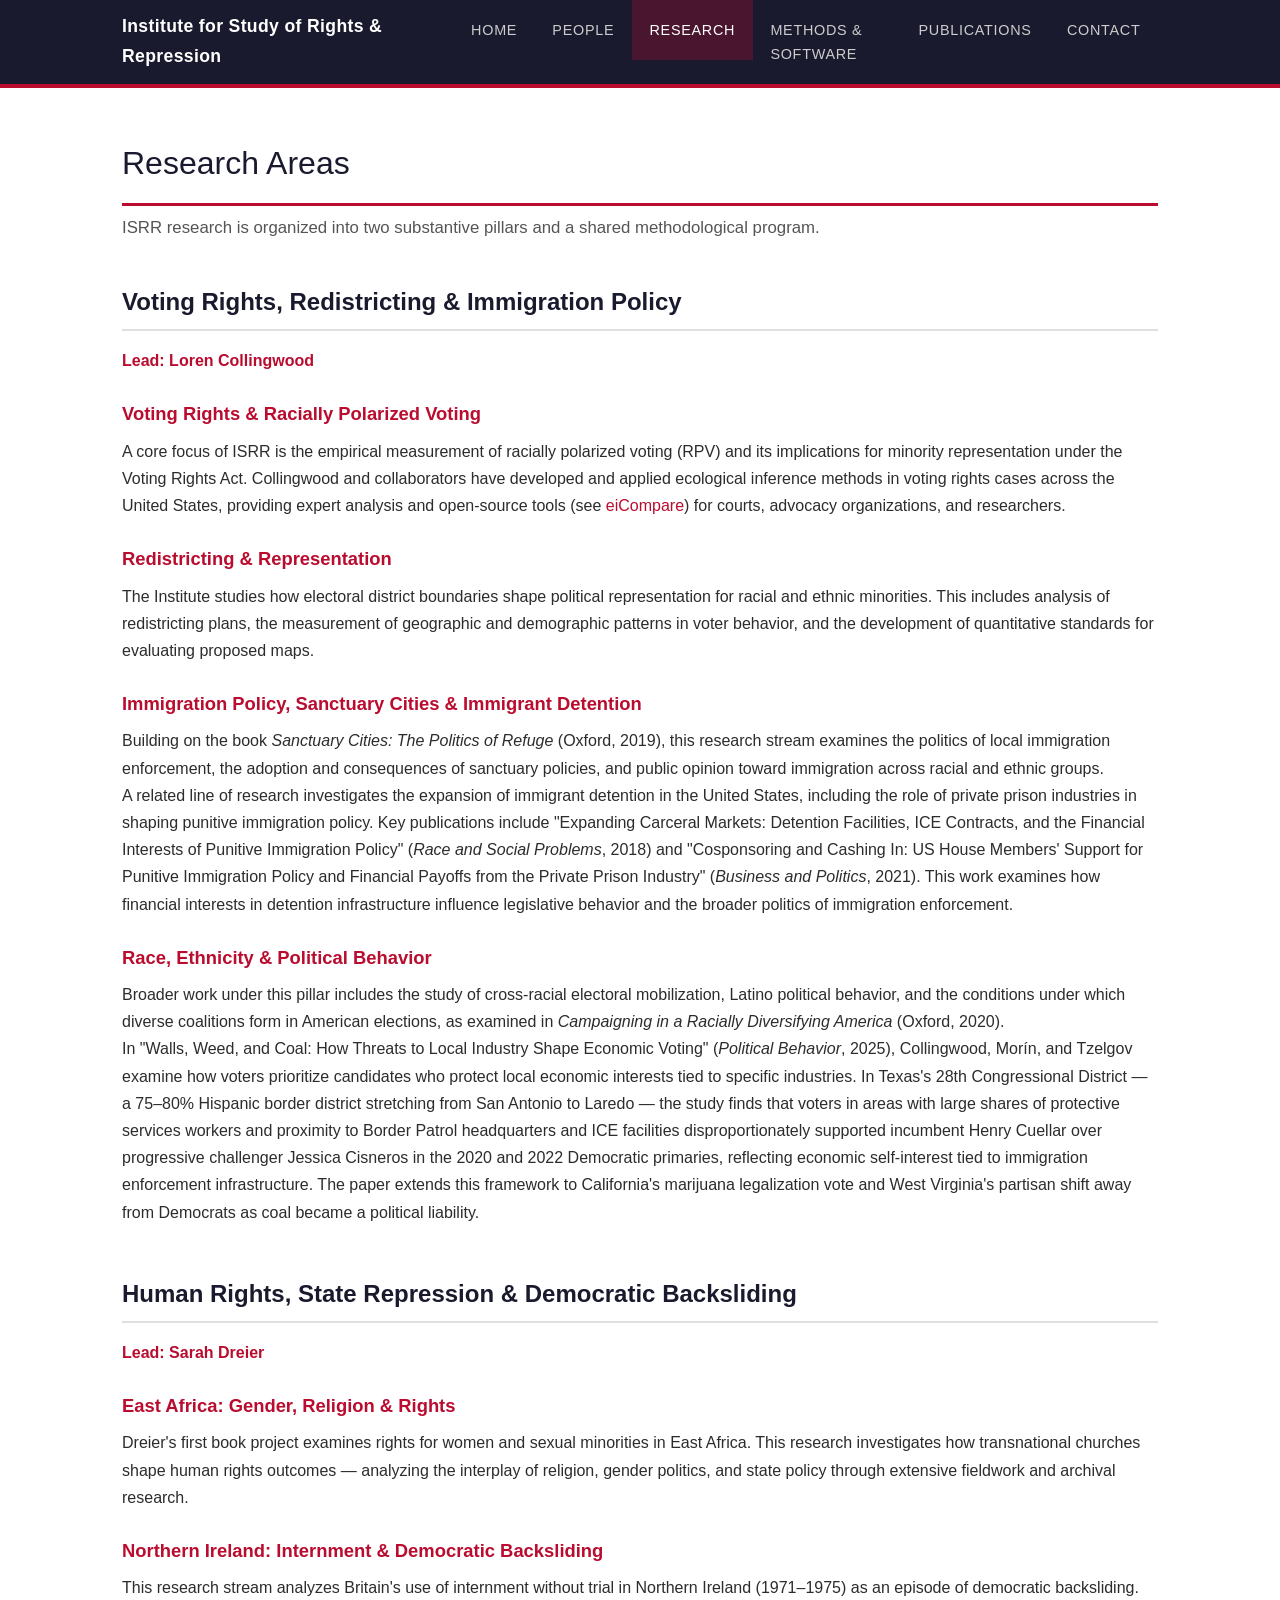
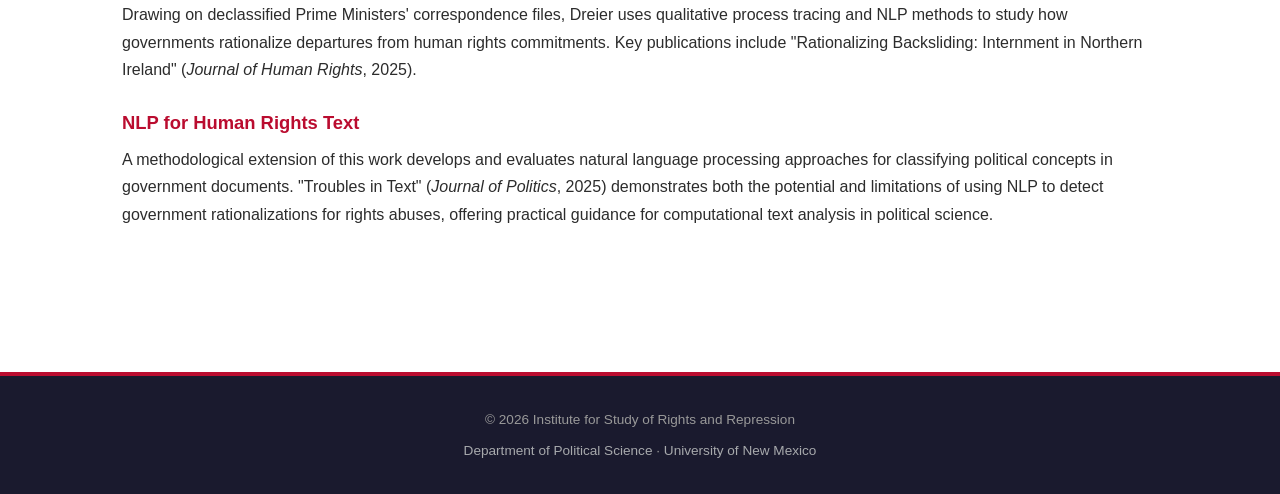
<file: research.html>
<!DOCTYPE html>
<html lang="en">
<head>
  <meta charset="UTF-8">
  <meta name="viewport" content="width=device-width, initial-scale=1.0">
  <title>Research | ISRR</title>
  <link rel="stylesheet" href="css/style.css">
</head>
<body>

<header>
  <div class="header-inner">
    <div class="site-brand">
      <a href="index.html">
        <span class="full-name">Institute for Study of Rights &amp; Repression</span>
        <span class="abbrev">ISRR</span>
      </a>
    </div>
    <button class="menu-toggle" aria-label="Toggle menu" onclick="document.querySelector('nav ul').classList.toggle('open')">&#9776;</button>
    <nav>
      <ul>
        <li><a href="index.html">Home</a></li>
        <li><a href="people.html">People</a></li>
        <li><a href="research.html" class="active">Research</a></li>
        <li><a href="methods.html">Methods &amp; Software</a></li>
        <li><a href="publications.html">Publications</a></li>
        <li><a href="contact.html">Contact</a></li>
      </ul>
    </nav>
  </div>
</header>

<div class="page-content">

  <h1 class="page-title">Research Areas</h1>
  <p class="page-intro">ISRR research is organized into two substantive pillars and a shared methodological program.</p>

  <section>
    <h2>Voting Rights, Redistricting &amp; Immigration Policy</h2>
    <p class="lead" style="color: var(--unm-cherry); font-weight: 600; margin-bottom: 0.75rem;">Lead: Loren Collingwood</p>

    <h3>Voting Rights &amp; Racially Polarized Voting</h3>
    <p>
      A core focus of ISRR is the empirical measurement of racially polarized voting (RPV) and its
      implications for minority representation under the Voting Rights Act. Collingwood and collaborators
      have developed and applied ecological inference methods in voting rights cases across the United
      States, providing expert analysis and open-source tools (see <a href="methods.html">eiCompare</a>)
      for courts, advocacy organizations, and researchers.
    </p>

    <h3>Redistricting &amp; Representation</h3>
    <p>
      The Institute studies how electoral district boundaries shape political representation for racial
      and ethnic minorities. This includes analysis of redistricting plans, the measurement of
      geographic and demographic patterns in voter behavior, and the development of quantitative
      standards for evaluating proposed maps.
    </p>

    <h3>Immigration Policy, Sanctuary Cities &amp; Immigrant Detention</h3>
    <p>
      Building on the book <em>Sanctuary Cities: The Politics of Refuge</em> (Oxford, 2019),
      this research stream examines the politics of local immigration enforcement, the adoption
      and consequences of sanctuary policies, and public opinion toward immigration across
      racial and ethnic groups.
    </p>
    <p>
      A related line of research investigates the expansion of immigrant detention in the United
      States, including the role of private prison industries in shaping punitive immigration
      policy. Key publications include "Expanding Carceral Markets: Detention Facilities, ICE
      Contracts, and the Financial Interests of Punitive Immigration Policy"
      (<em>Race and Social Problems</em>, 2018) and "Cosponsoring and Cashing In: US House
      Members' Support for Punitive Immigration Policy and Financial Payoffs from the Private
      Prison Industry" (<em>Business and Politics</em>, 2021). This work examines how financial
      interests in detention infrastructure influence legislative behavior and the broader
      politics of immigration enforcement.
    </p>

    <h3>Race, Ethnicity &amp; Political Behavior</h3>
    <p>
      Broader work under this pillar includes the study of cross-racial electoral mobilization, Latino
      political behavior, and the conditions under which diverse coalitions form in American elections,
      as examined in <em>Campaigning in a Racially Diversifying America</em> (Oxford, 2020).
    </p>
    <p>
      In "Walls, Weed, and Coal: How Threats to Local Industry Shape Economic Voting"
      (<em>Political Behavior</em>, 2025), Collingwood, Mor&iacute;n, and Tzelgov examine how
      voters prioritize candidates who protect local economic interests tied to specific industries.
      In Texas's 28th Congressional District &mdash; a 75&ndash;80% Hispanic border district
      stretching from San Antonio to Laredo &mdash; the study finds that voters in areas with
      large shares of protective services workers and proximity to Border Patrol headquarters
      and ICE facilities disproportionately supported incumbent Henry Cuellar over progressive
      challenger Jessica Cisneros in the 2020 and 2022 Democratic primaries, reflecting economic
      self-interest tied to immigration enforcement infrastructure. The paper extends this framework
      to California's marijuana legalization vote and West Virginia's partisan shift away from
      Democrats as coal became a political liability.
    </p>
  </section>

  <section>
    <h2>Human Rights, State Repression &amp; Democratic Backsliding</h2>
    <p class="lead" style="color: var(--unm-cherry); font-weight: 600; margin-bottom: 0.75rem;">Lead: Sarah Dreier</p>

    <h3>East Africa: Gender, Religion &amp; Rights</h3>
    <p>
      Dreier's first book project examines rights for women and sexual minorities in East Africa.
      This research investigates how transnational churches shape human rights outcomes &mdash;
      analyzing the interplay of religion, gender politics, and state policy through extensive
      fieldwork and archival research.
    </p>

    <h3>Northern Ireland: Internment &amp; Democratic Backsliding</h3>
    <p>
      This research stream analyzes Britain's use of internment without trial in Northern Ireland
      (1971&ndash;1975) as an episode of democratic backsliding. Drawing on declassified Prime
      Ministers' correspondence files, Dreier uses qualitative process tracing and NLP methods
      to study how governments rationalize departures from human rights commitments. Key
      publications include "Rationalizing Backsliding: Internment in Northern Ireland"
      (<em>Journal of Human Rights</em>, 2025).
    </p>

    <h3>NLP for Human Rights Text</h3>
    <p>
      A methodological extension of this work develops and evaluates natural language processing
      approaches for classifying political concepts in government documents. "Troubles in Text"
      (<em>Journal of Politics</em>, 2025) demonstrates both the potential and limitations of using
      NLP to detect government rationalizations for rights abuses, offering practical guidance for
      computational text analysis in political science.
    </p>
  </section>

</div>

<footer>
  <div class="footer-inner">
    <p>&copy; 2026 Institute for Study of Rights and Repression</p>
    <p class="unm-link">
      <a href="https://polisci.unm.edu">Department of Political Science</a> &middot;
      <a href="https://www.unm.edu">University of New Mexico</a>
    </p>
  </div>
</footer>

</body>
</html>
</file>
<file: css/style.css>
/* ============================================
   Institute for Study of Rights and Repression
   UNM - CSS Stylesheet
   ============================================ */

/* --- Reset & Base --- */
*, *::before, *::after {
  box-sizing: border-box;
  margin: 0;
  padding: 0;
}

:root {
  --unm-cherry: #BA0C2F;
  --unm-cherry-dark: #8a0922;
  --unm-silver: #A7A9AC;
  --unm-gray: #63666A;
  --unm-dark: #1a1a2e;
  --text-primary: #2c2c2c;
  --text-secondary: #555;
  --bg-light: #f8f8f8;
  --bg-white: #ffffff;
  --border-light: #e0e0e0;
  --max-width: 1100px;
}

html {
  scroll-behavior: smooth;
}

body {
  font-family: 'Segoe UI', 'Helvetica Neue', Arial, sans-serif;
  color: var(--text-primary);
  line-height: 1.7;
  background: var(--bg-white);
}

a {
  color: var(--unm-cherry);
  text-decoration: none;
  transition: color 0.2s;
}

a:hover {
  color: var(--unm-cherry-dark);
  text-decoration: underline;
}

img {
  max-width: 100%;
  height: auto;
}

/* --- Header & Navigation --- */
header {
  background: var(--unm-dark);
  border-bottom: 4px solid var(--unm-cherry);
  position: sticky;
  top: 0;
  z-index: 100;
}

.header-inner {
  max-width: var(--max-width);
  margin: 0 auto;
  padding: 0 2rem;
  display: flex;
  align-items: center;
  justify-content: space-between;
}

.site-brand {
  display: flex;
  align-items: center;
  gap: 0.75rem;
  padding: 0.75rem 0;
}

.site-brand a {
  color: #fff;
  font-size: 1.1rem;
  font-weight: 700;
  letter-spacing: 0.02em;
  text-decoration: none;
}

.site-brand a:hover {
  color: var(--unm-silver);
  text-decoration: none;
}

.site-brand .abbrev {
  display: none;
}

nav ul {
  list-style: none;
  display: flex;
  gap: 0;
}

nav a {
  display: block;
  padding: 1.1rem 1.1rem;
  color: #ccc;
  font-size: 0.9rem;
  font-weight: 500;
  text-transform: uppercase;
  letter-spacing: 0.05em;
  text-decoration: none;
  transition: color 0.2s, background 0.2s;
}

nav a:hover,
nav a.active {
  color: #fff;
  background: rgba(186, 12, 47, 0.3);
  text-decoration: none;
}

/* Mobile menu toggle */
.menu-toggle {
  display: none;
  background: none;
  border: none;
  color: #fff;
  font-size: 1.5rem;
  cursor: pointer;
  padding: 0.5rem;
}

/* --- Hero Section --- */
.hero {
  background: linear-gradient(135deg, var(--unm-dark) 0%, #2d1f3d 50%, var(--unm-cherry-dark) 100%);
  color: #fff;
  text-align: center;
  padding: 5rem 2rem 4rem;
}

.hero h1 {
  font-size: 2.8rem;
  font-weight: 300;
  margin-bottom: 0.5rem;
  letter-spacing: 0.02em;
}

.hero h1 strong {
  font-weight: 700;
}

.hero .subtitle {
  font-size: 1.15rem;
  color: var(--unm-silver);
  margin-bottom: 1.5rem;
  font-weight: 300;
}

.hero .tagline {
  font-size: 1rem;
  max-width: 700px;
  margin: 0 auto;
  line-height: 1.8;
  color: #ddd;
}

/* --- Page Content --- */
.page-content {
  max-width: var(--max-width);
  margin: 0 auto;
  padding: 3rem 2rem;
}

.page-title {
  font-size: 2rem;
  font-weight: 300;
  color: var(--unm-dark);
  margin-bottom: 0.5rem;
  padding-bottom: 0.75rem;
  border-bottom: 3px solid var(--unm-cherry);
}

.page-intro {
  font-size: 1.05rem;
  color: var(--text-secondary);
  margin-bottom: 2.5rem;
  max-width: 800px;
}

/* --- Section Styling --- */
section {
  margin-bottom: 3rem;
}

section h2 {
  font-size: 1.5rem;
  color: var(--unm-dark);
  margin-bottom: 1rem;
  padding-bottom: 0.4rem;
  border-bottom: 2px solid var(--border-light);
}

section h3 {
  font-size: 1.15rem;
  color: var(--unm-cherry);
  margin-bottom: 0.5rem;
  margin-top: 1.5rem;
}

/* --- People Cards --- */
.people-grid {
  display: grid;
  grid-template-columns: repeat(auto-fill, minmax(480px, 1fr));
  gap: 2rem;
  margin-bottom: 3rem;
}

.person-card {
  display: flex;
  gap: 1.5rem;
  background: var(--bg-white);
  border: 1px solid var(--border-light);
  border-radius: 6px;
  padding: 1.5rem;
  transition: box-shadow 0.2s;
}

.person-card:hover {
  box-shadow: 0 4px 20px rgba(0,0,0,0.08);
}

.person-photo {
  width: 150px;
  min-width: 150px;
  height: 180px;
  object-fit: cover;
  border-radius: 4px;
  background: var(--bg-light);
  border: 1px solid var(--border-light);
}

.person-info h3 {
  margin-top: 0;
  color: var(--unm-dark);
  font-size: 1.2rem;
}

.person-info .title {
  color: var(--unm-cherry);
  font-size: 0.9rem;
  font-weight: 600;
  margin-bottom: 0.5rem;
}

.person-info p {
  font-size: 0.92rem;
  color: var(--text-secondary);
  margin-bottom: 0.5rem;
}

.person-info .contact {
  font-size: 0.85rem;
  color: var(--unm-gray);
}

/* --- Student Grid --- */
.student-grid {
  display: grid;
  grid-template-columns: repeat(auto-fill, minmax(220px, 1fr));
  gap: 1.5rem;
  margin-top: 1.5rem;
}

.student-card {
  text-align: center;
  padding: 1.5rem 1rem;
  border: 1px solid var(--border-light);
  border-radius: 6px;
  background: var(--bg-white);
}

.student-card .student-photo {
  width: 100px;
  height: 100px;
  border-radius: 50%;
  object-fit: cover;
  margin: 0 auto 1rem;
  background: var(--bg-light);
  border: 2px solid var(--border-light);
}

.student-card h4 {
  font-size: 1rem;
  color: var(--unm-dark);
  margin-bottom: 0.25rem;
}

.student-card .focus {
  font-size: 0.85rem;
  color: var(--text-secondary);
}

/* --- Research Pillars --- */
.research-pillars {
  display: grid;
  grid-template-columns: 1fr 1fr;
  gap: 2rem;
  margin-bottom: 2.5rem;
}

.pillar {
  background: var(--bg-light);
  border-left: 4px solid var(--unm-cherry);
  padding: 1.5rem 1.5rem;
  border-radius: 0 6px 6px 0;
}

.pillar h3 {
  color: var(--unm-dark);
  margin-top: 0;
  margin-bottom: 0.75rem;
  font-size: 1.15rem;
}

.pillar .lead {
  font-size: 0.85rem;
  color: var(--unm-cherry);
  font-weight: 600;
  margin-bottom: 0.5rem;
}

.pillar p, .pillar ul {
  font-size: 0.95rem;
  color: var(--text-secondary);
}

.pillar ul {
  padding-left: 1.2rem;
  margin-top: 0.5rem;
}

.pillar ul li {
  margin-bottom: 0.3rem;
}

/* --- Methods Section --- */
.methods-grid {
  display: grid;
  grid-template-columns: 1fr 1fr;
  gap: 2rem;
}

.method-card {
  border: 1px solid var(--border-light);
  border-radius: 6px;
  padding: 2rem;
  background: var(--bg-white);
}

.method-card h3 {
  color: var(--unm-dark);
  margin-top: 0;
  margin-bottom: 0.25rem;
}

.method-card .tech-label {
  display: inline-block;
  background: var(--unm-cherry);
  color: #fff;
  font-size: 0.75rem;
  padding: 0.15rem 0.6rem;
  border-radius: 3px;
  text-transform: uppercase;
  letter-spacing: 0.04em;
  margin-bottom: 0.75rem;
}

.method-card p {
  font-size: 0.95rem;
  color: var(--text-secondary);
  margin-bottom: 0.75rem;
}

.method-card .links a {
  font-size: 0.9rem;
  margin-right: 1rem;
}

/* --- Publications --- */
.pub-section {
  margin-bottom: 2.5rem;
}

.pub-list {
  list-style: none;
  padding: 0;
}

.pub-list li {
  padding: 1rem 0;
  border-bottom: 1px solid var(--border-light);
  font-size: 0.95rem;
  line-height: 1.6;
}

.pub-list li:last-child {
  border-bottom: none;
}

.pub-list .pub-title {
  font-weight: 600;
  color: var(--unm-dark);
}

.pub-list .pub-venue {
  font-style: italic;
  color: var(--text-secondary);
}

.pub-list .pub-year {
  display: inline-block;
  background: var(--bg-light);
  color: var(--unm-gray);
  font-size: 0.8rem;
  padding: 0.1rem 0.5rem;
  border-radius: 3px;
  margin-left: 0.25rem;
}

/* --- Footer --- */
footer {
  background: var(--unm-dark);
  color: #999;
  text-align: center;
  padding: 2rem;
  margin-top: 3rem;
  font-size: 0.85rem;
  border-top: 4px solid var(--unm-cherry);
}

footer a {
  color: var(--unm-silver);
}

footer .footer-inner {
  max-width: var(--max-width);
  margin: 0 auto;
}

footer .unm-link {
  margin-top: 0.5rem;
}

/* --- Responsive --- */
@media (max-width: 768px) {
  .site-brand .full-name {
    display: none;
  }
  .site-brand .abbrev {
    display: inline;
  }

  .menu-toggle {
    display: block;
  }

  nav ul {
    display: none;
    flex-direction: column;
    position: absolute;
    top: 100%;
    left: 0;
    right: 0;
    background: var(--unm-dark);
    border-top: 1px solid rgba(255,255,255,0.1);
  }

  nav ul.open {
    display: flex;
  }

  nav a {
    padding: 1rem 2rem;
    border-bottom: 1px solid rgba(255,255,255,0.05);
  }

  .hero h1 {
    font-size: 1.8rem;
  }

  .people-grid {
    grid-template-columns: 1fr;
  }

  .person-card {
    flex-direction: column;
    align-items: center;
    text-align: center;
  }

  .research-pillars,
  .methods-grid {
    grid-template-columns: 1fr;
  }

  .student-grid {
    grid-template-columns: repeat(auto-fill, minmax(160px, 1fr));
  }
}
</file>
